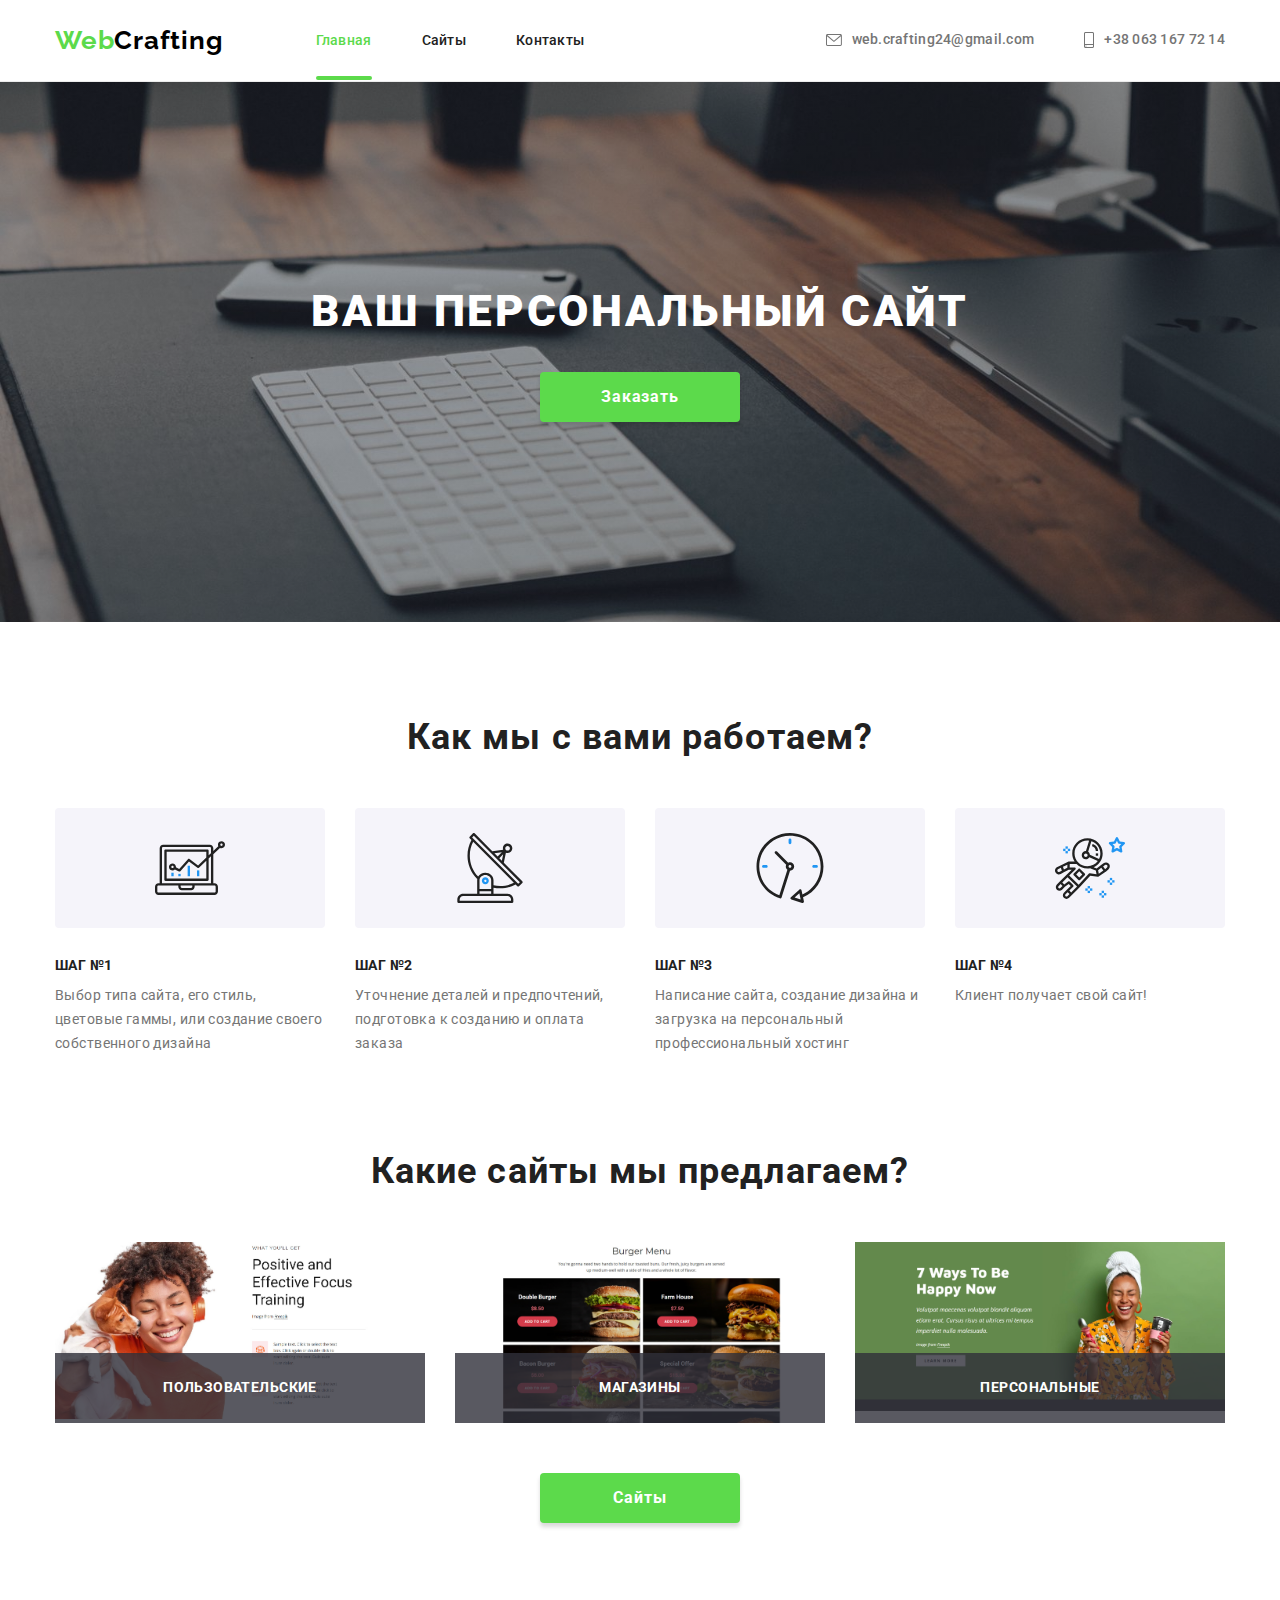
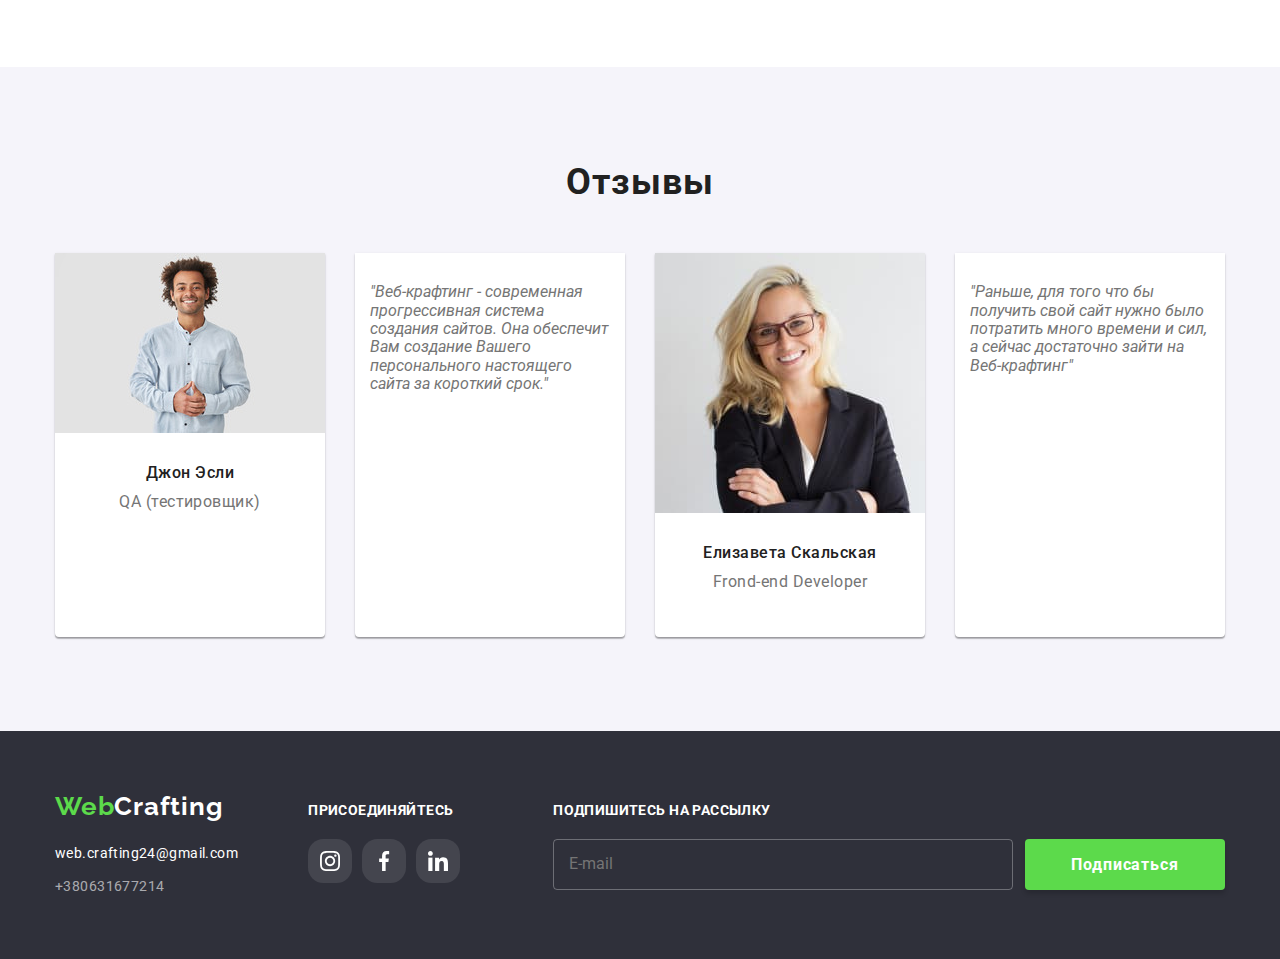
<file: index.html>
<!DOCTYPE html>
<html lang="ru">
<head>
    <meta charset="UTF-8">
    <meta http-equiv="X-UA-Compatible" content="IE=edge">
    <meta name="viewport" content="width=device-width, initial-scale=1.0">
    <title>Главная</title>
    <link rel="preconnect" href="https://fonts.googleapis.com">
    <link rel="preconnect" href="https://fonts.gstatic.com" crossorigin>
    <link href="https://fonts.googleapis.com/css2?family=Raleway:wght@700&family=Roboto:wght@400;500;700;900&display=swap"
        rel="stylesheet">
    <link rel="stylesheet" href="./css/modern-normalize.css">
    <link rel="stylesheet" href="./css/main.min.css">
</head>
<body>
    <header class="header block">
        <div class="container header__container">
            <a href="./index.html" class="logo header__logo">Web<span lang="en" class="logo--dark">Crafting</span>
            </a>
            <nav>
                <ul class="sitenav">
                    <li class="sitenav__item">
                        <a href="#" class="sitenav__link sitenav__link--current">Главная</a>
                    </li>
                    <li class="sitenav__item">
                        <a href="./portfolio.html" class="sitenav__link">Сайты</a>
                    </li>
                    <li class="sitenav__item">
                        <a href="./contacts.html" class="sitenav__link">Контакты</a>
                    </li>
                </ul>
            </nav>
            <ul class="contacts">
                <li class="contacts__item">
                    <a href="mailto:web.crafting24@gmail.com" class="contacts__link">
                        <svg class="contacts__icon" width="16" height="12">
                            <use href="./images/icons.svg#icon-envelope"></use>
                        </svg>
                        web.crafting24@gmail.com
                    </a>
                </li>
                <li class="contacts__item">
                    <a href="tel:+380631677214" class="contacts__link">
                        <svg class="contacts__icon" width="10" height="16">
                            <use href="./images/icons.svg#icon-smartphone"></use>
                        </svg>
                        +38 063 167 72 14
                    </a>
                </li>
            </ul>
            <button type="button" class="open-menu-button">
                <svg class="open-menu-icon" width="40" height="40">
                    <use href="./images/icons.svg#icon-mob-menu"></use>
                </svg>
            </button>
        </div>
        <div class="mobile-menu is-hidden">
            <div class="container mobile-menu__container">
                <div class="mobile-menu__top">
                    <button type="button" class="close-menu-button">
                        <svg class="close-menu-icon" width="40" height="40">
                            <use href="./images/icons.svg#icon-mob-menu-close"></use>
                        </svg>
                    </button>
                    <ul class="mobile-sitenav">
                        <li class="mobile-sitenav__item">
                            <a href="#" class="mobile-sitenav__link mobile-sitenav__link--current">Главная</a>
                        </li>
                        <li class="mobile-sitenav__item">
                            <a href="./portfolio.html" class="mobile-sitenav__link">Сайты</a>
                        </li>
                        <li class="mobile-sitenav__item">
                            <a href="./contacts.html" class="mobile-sitenav__link">Контакты</a>
                        </li>
                    </ul>
                </div>
                <div class="mobile-menu__bottom">
                    <ul class="mobile-contacts">
                        <li class="mobile-contacts__item">
                            <a href="tel:+380631677214" class="mobile-contacts__link">
                                +38 063 167 72 14
                            </a>
                        </li>
                        <li class="mobile-contacts__item">
                            <a href="mailto:web.crafting24@gmail.com" class="mobile-contacts__link">
                                web.crafting24@gmail.com
                            </a>
                        </li>
                    </ul>
                    <ul class="mobile-socials">
                        <li class="mobile-socials__item">
                            <a href="https://www.instagram.com/web_crafting/" class="mobile-socials__link">
                                Instagram
                            </a>
                        </li>
                        <!-- <li class="mobile-socials__item">
                            <a href="" class="mobile-socials__link">
                                Twitter
                            </a>
                        </li> -->
                        <li class="mobile-socials__item">
                            <a href="" class="mobile-socials__link">
                                Facebook
                            </a>
                        </li>
                        <li class="mobile-socials__item">
                            <a href="" class="mobile-socials__link">
                                LinkedIn
                            </a>
                        </li>
                    </ul>
                </div>
            </div>
        </div>
    </header>
    <main>
        <!--Шапка--> 
        <section class="hero block">
            <div class="container">
                <h1 class="hero__title">Ваш персональный сайт</h1>
                <!-- <h2 class="special__text">Мы не создаем шаблонные однотипные сайты, только так как Вы хотите!</h2> -->
                <button type="button" class="button" data-modal-open>Заказать</button>
            </div>
        </section>
        <!-- Особенности -->
        <section class="section block">
            <div class="container">
                <h2 class="section__title visually-hidden">Особенности</h2>
                <h2 class="section__title">Как мы с вами работаем?</h2>
                <ul class="features">
                    <li class="features__item">
                        <div class="features__thumb">
                            <svg class="features__icon" width="70" height="70">
                                <use href="./images/icons.svg#icon-features3"></use>
                            </svg>
                        </div>
                        <h3 class="features__title">Шаг №1</h3>
                        <p class="features__text">Выбор типа сайта, его стиль, цветовые гаммы, или создание своего собственного дизайна </p>
                    </li>
                    <li class="features__item">
                        <div class="features__thumb">
                            <svg class="features__icon" width="70" height="70">
                                <use href="./images/icons.svg#icon-features1"></use>
                            </svg>
                        </div>
                        <h3 class="features__title">Шаг №2</h3>
                        <p class="features__text">Уточнение деталей и предпочтений, подготовка к созданию и оплата заказа</p>
                    </li>
                    <li class="features__item">
                        <div class="features__thumb">
                            <svg class="features__icon" width="70" height="70">
                                <use href="./images/icons.svg#icon-features2"></use>
                            </svg>
                        </div>
                        <h3 class="features__title">Шаг №3</h3>
                        <p class="features__text">Написание сайта, создание дизайна и загрузка на персональный профессиональный хостинг</p>
                    </li>
                    <li class="features__item">
                        <div class="features__thumb">
                            <svg class="features__icon" width="70" height="70">
                                <use href="./images/icons.svg#icon-features4"></use>
                            </svg>
                        </div>
                        <h3 class="features__title">Шаг №4</h3>
                        <p class="features__text">Клиент получает свой сайт!</p>
                    </li>
                </ul>
            </div>
        </section>
        <!-- Чем мы занимаемся -->
        <section class="section section--no-padding-top block">
            <div class="container">
                <h2 class="section__title">Какие сайты мы предлагаем?</h2>
                <ul class="about">
                    <li class="about__item">
                        <img srcset="./images/box1.jpg 1x, ./images/box1@2x.jpg 2x"
                            src="./images/box1.jpg"
                            alt="Разработка вэб приложений. Сотрудник набирает код на клавиатуре, основываясь на блок-схеме, которая расположена на столе возле него. "
                            width="370"
                        >
                        <h3 class="about__title">Пользовательские</h3>
                    </li>
                    <li class="about__item">
                        <img srcset="./images/box2.jpg 1x, ./images/box2@2x.jpg 2x" 
                            src="./images/box2.jpg"
                            alt="Разработка мобильных приложений. Сотрудник производит сравнение макета с приложением на мобильном телефоне."
                            width="370">
                        <h3 class="about__title">Магазины</h3>
                    </li>
                    <li class="about__item">
                        <img srcset="./images/box3.jpg 1x, ./images/box3@2x.jpg 2x"
                            src="./images/box3.jpg"
                            alt="Разработка дизайна. Сострудник с помощью планшета выбирается будующий цвет и оттенок. " 
                            width="370"
                            >
                        <h3 class="about__title">Персональные</h3>
                    </li>
                </ul>
                <a href="./portfolio.html"><button type="button" class="button special-button">Сайты</button></a>
            </div>
        </section>
        <!-- Наша команда -->
        <section class="section section--another-background block">
            <div class="container">
                <h2 class="section__title">Отзывы</h2>
                <ul class="team">
                    <li class="team__item">
                        <picture>
                            <source srcset="./images/card1.jpg 1x, ./images/card1@2x.jpg 2x" media="(min-width:1200px)">
                            <source srcset="./images/card1-tab.jpg 1x, ./images/card1-tab@2x.jpg 2x" media="(min-width:768px)">
                            <source srcset="./images/card1-mob.jpg 1x, ./images/card1-mob@2x.jpg 2x">
                            <img src="./images/card1.jpg" alt="Фото Джона">
                        </picture>
                        <div class="team__content">
                            <h3 class="team__title">Джон Эсли</h3>
                            <p class="team__text">QA (тестировщик)</p>
                            <!-- <ul class="socials">
                                <li class="socials__item">
                                    <a href="" class="socials__link">
                                        <svg class="socials__icon" width="20" height="20">
                                            <use href="./images/icons.svg#icon-instagram"></use>
                                        </svg>
                                    </a>
                                </li>
                                <li class="socials__item">
                                    <a href="" class="socials__link">
                                        <svg class="socials__icon" width="20" height="20">
                                            <use href="./images/icons.svg#icon-twitter"></use>
                                        </svg>
                                    </a>
                                </li>
                                <li class="socials__item">
                                    <a href="" class="socials__link">
                                        <svg class="socials__icon" width="20" height="20">
                                            <use href="./images/icons.svg#icon-facebook"></use>
                                        </svg>
                                    </a>
                                </li>
                                <li class="socials__item">
                                    <a href="" class="socials__link">
                                        <svg class="socials__icon" width="20" height="20">
                                            <use href="./images/icons.svg#icon-linkedin"></use>
                                        </svg>
                                    </a>
                                </li>
                            </ul> -->
                        </div>
                    </li>
                    <li  class="team__item special">
                        <div class="team__content">
                            <p class="about-project-comment">"Веб-крафтинг - современная прогрессивная система создания сайтов. Она обеспечит Вам создание Вашего
                                персонального
                                настоящего сайта за короткий срок."</p>
                        </div>
                    </li>
                    <li class="team__item">
                        <picture>
                            <source srcset="./images/card2.jpg 1x, ./images/card2@2x.jpg 2x" media="(min-width:1200px)">
                            <source srcset="./images/card2-tab.jpg 1x, ./images/card2-tab@2x.jpg 2x" media="(min-width:768px)">
                            <source srcset="./images/card2-mob.jpg 1x, ./images/card2-mob@2x.jpg 2x">
                            <img src="./images/card2.jpg" alt="Фото Лизы">
                        </picture>
                        <div class="team__content">
                            <h3 class="team__title">Елизавета Скальская</h3>
                            <p class="team__text">Frond-end Developer</p>
                            <!-- <ul class="socials">
                                <li class="socials__item">
                                    <a href="" class="socials__link">
                                        <svg class="socials__icon" width="20" height="20">
                                            <use href="./images/icons.svg#icon-instagram"></use>
                                        </svg>
                                    </a>
                                </li>
                                <li class="socials__item">
                                    <a href="" class="socials__link">
                                        <svg class="socials__icon" width="20" height="20">
                                            <use href="./images/icons.svg#icon-twitter"></use>
                                        </svg>
                                    </a>
                                </li>
                                <li class="socials__item">
                                    <a href="" class="socials__link">
                                        <svg class="socials__icon" width="20" height="20">
                                            <use href="./images/icons.svg#icon-facebook"></use>
                                        </svg>
                                    </a>
                                </li>
                                <li class="socials__item">
                                    <a href="" class="socials__link">
                                        <svg class="socials__icon" width="20" height="20">
                                            <use href="./images/icons.svg#icon-linkedin"></use>
                                        </svg>
                                    </a>
                                </li>
                            </ul> -->
                        </div>
                    </li>
                    <li class="team__item special">
                        <div class="team__content">
                            <p class="about-project-comment">"Раньше, для того что бы получить свой сайт нужно было потратить много времени и сил, а сейчас достаточно зайти на Веб-крафтинг"</p>
                        </div>
                    </li>
                </ul>
                
            </div>
        </section>
        <!-- Постоянные клиенты -->
        <!-- <section class="section block">
            <div class="container">
                <h2 class="section__title">Наша команда</h2>
                <ul class="clients">
                    <li class="clients__item">
                        <a href="" class="clients__link">
                            <svg class="clients__icon" width="106" height="60">
                                <use href="./images/icons.svg#icon-client1"></use>
                            </svg>
                        </a>
                    </li>
                    <li class="clients__item">
                        <a href="" class="clients__link">
                            <svg class="clients__icon" width="106" height="60">
                                <use href="./images/icons.svg#icon-client2"></use>
                            </svg>
                        </a>
                    </li>
                    <li class="clients__item">
                        <a href="" class="clients__link">
                            <svg class="clients__icon" width="106" height="60">
                                <use href="./images/icons.svg#icon-client3"></use>
                            </svg>
                        </a>
                    </li>
                    <li class="clients__item">
                        <a href="" class="clients__link">
                            <svg class="clients__icon" width="106" height="60">
                                <use href="./images/icons.svg#icon-client4"></use>
                            </svg>
                        </a>
                    </li>
                    <li class="clients__item">
                        <a href="" class="clients__link">
                            <svg class="clients__icon" width="106" height="60">
                                <use href="./images/icons.svg#icon-client5"></use>
                            </svg>
                        </a>
                    </li>
                    <li class="clients__item">
                        <a href="" class="clients__link">
                            <svg class="clients__icon" width="106" height="60">
                                <use href="./images/icons.svg#icon-client6"></use>
                            </svg>
                        </a>
                    </li>
                </ul>
            </div>
        </section> -->
    </main>
    <footer class="footer block">
        <div class="container footer__container">
            <div class="footer__left-wrap">
                <a href="./index.html" class="logo footer__logo">Web<span lang="en" class="logo--light">Crafting</span></a>
                <address>
                    <ul class="address">
                        <!-- <li class="address__item">
                            <a href="https://goo.gl/maps/Sd4Lendt8BvaJmYn8" target="_blank" class="address__link">г. Киев, пр-т Леси
                                Украинки, 26</a>
                        </li> -->
                        <li class="address__item">
                            <a href="mailto:web.crafting24@gmail.com" class="address__link">web.crafting24@gmail.com</a>
                        </li>
                        <li class="address__item">
                            <a href="tel:+380631677214" class="address__link">+380631677214</a>
                        </li>
                    </ul>
                </address>
            </div>
            <div class="footer__central-wrap">
                <p class="footer__central-text">Присоединяйтесь</p>
                <ul class="socials">
                    <li class="socials__item">
                        <a href="https://www.instagram.com/web_crafting/" class="socials__link socials__link--theme-dark">
                            <svg class="socials__icon" width="20" height="20">
                                <use href="./images/icons.svg#icon-instagram"></use>
                            </svg>
                        </a>
                    </li>
                    <!-- <li class="socials__item">
                        <a href="" class="socials__link socials__link--theme-dark">
                            <svg class="socials__icon" width="20" height="20">
                                <use href="./images/icons.svg#icon-twitter"></use>
                            </svg>
                        </a>
                    </li> -->
                    <li class="socials__item">
                        <a href="" class="socials__link socials__link--theme-dark">
                            <svg class="socials__icon" width="20" height="20">
                                <use href="./images/icons.svg#icon-facebook"></use>
                            </svg>
                        </a>
                    </li>
                    <li class="socials__item">
                        <a href="" class="socials__link socials__link--theme-dark">
                            <svg class="socials__icon" width="20" height="20">
                                <use href="./images/icons.svg#icon-linkedin"></use>
                            </svg>
                        </a>
                    </li>
                </ul>
            </div>
            <div class="footer__right-wrap">
                <p class="footer__right-text">Подпишитесь на рассылку</p>
                <form action="#" class="subscribe">
                    <input type="email" class="subscribe__email" name="subscribe-email" placeholder="E-mail"/>
                    <button type="submit" class="button subscribe__button">Подписаться 
                            <!-- <svg class="subscribe__icon" width="24" height="24">
                                <use href="./images/icons.svg#icon-subscribe"></use>
                            </svg> -->
                    </button>
                </form>
            </div>
        </div>
    </footer>
    <div class="backdrop is-hidden" data-modal>
        <div class="modal">
            <button type="button" class="modal__close" data-modal-close>
                <svg class="modal__close-icon" width="18" height="18">
                    <use href="./images/icons.svg#icon-modal-close"></use>
                </svg>
            </button>
            <form action="#" enctype="text/plain" class="application">
                <p class="application__title">Оставьте свои данные, мы вам перезвоним</p>
                <label class="application__label">
                    Имя
                    <span class="application__input-wrap">
                        <input type="text" name="application-name" class="application__input" />
                        <svg class="application__icon" width="18" height="18">
                            <use href="./images/icons.svg#icon-form-name"></use>
                        </svg>
                    </span>
                </label>
                <label class="application__label">
                    Телефон
                    <span class="application__input-wrap">
                        <input type="tel" name="application-tel" class="application__input" />
                        <svg class="application__icon" width="18" height="18">
                            <use href="./images/icons.svg#icon-form-tel"></use>
                        </svg>
                    </span>
                </label>
                <label class="application__label">
                    Почта
                    <span class="application__input-wrap">
                        <input type="email" name="application-email" class="application__input" />
                        <svg class="application__icon" width="18" height="18">
                            <use href="./images/icons.svg#icon-form-email"></use>
                        </svg>
                    </span>
                </label>
                <label class="application__label application__label--no-margin-bottom">
                    Комментарий
                    <textarea name="application-comment" class="application__comment" placeholder="Введите текст"></textarea>
                </label>
                <label class="policy">
                    <input type="checkbox" class="policy__checkbox" name="policy" value="accept" />
                    <span class="policy__item">
                        <svg class="policy__icon" width="16" height="15">
                            <use href="./images/icons.svg#icon-check"></use>
                        </svg>
                    </span>
                    <span>
                        Соглашаюсь с рассылкой и принимаю
                        <a href="" class="policy__link">Условия договора</a>
                    </span>
                </label>
                <button type="submit" class ="button">Отправить</button>
            </form>
        </div>
    </div>
</body>
<script src="./js/modal.js"></script>
<script src="./js/mobile-menu.js"></script>
<script type="text/javascript" src="https://ajax.googleapis.com/ajax/libs/jquery/1.10.1/jquery.min.js"></script>
</html>
</file>
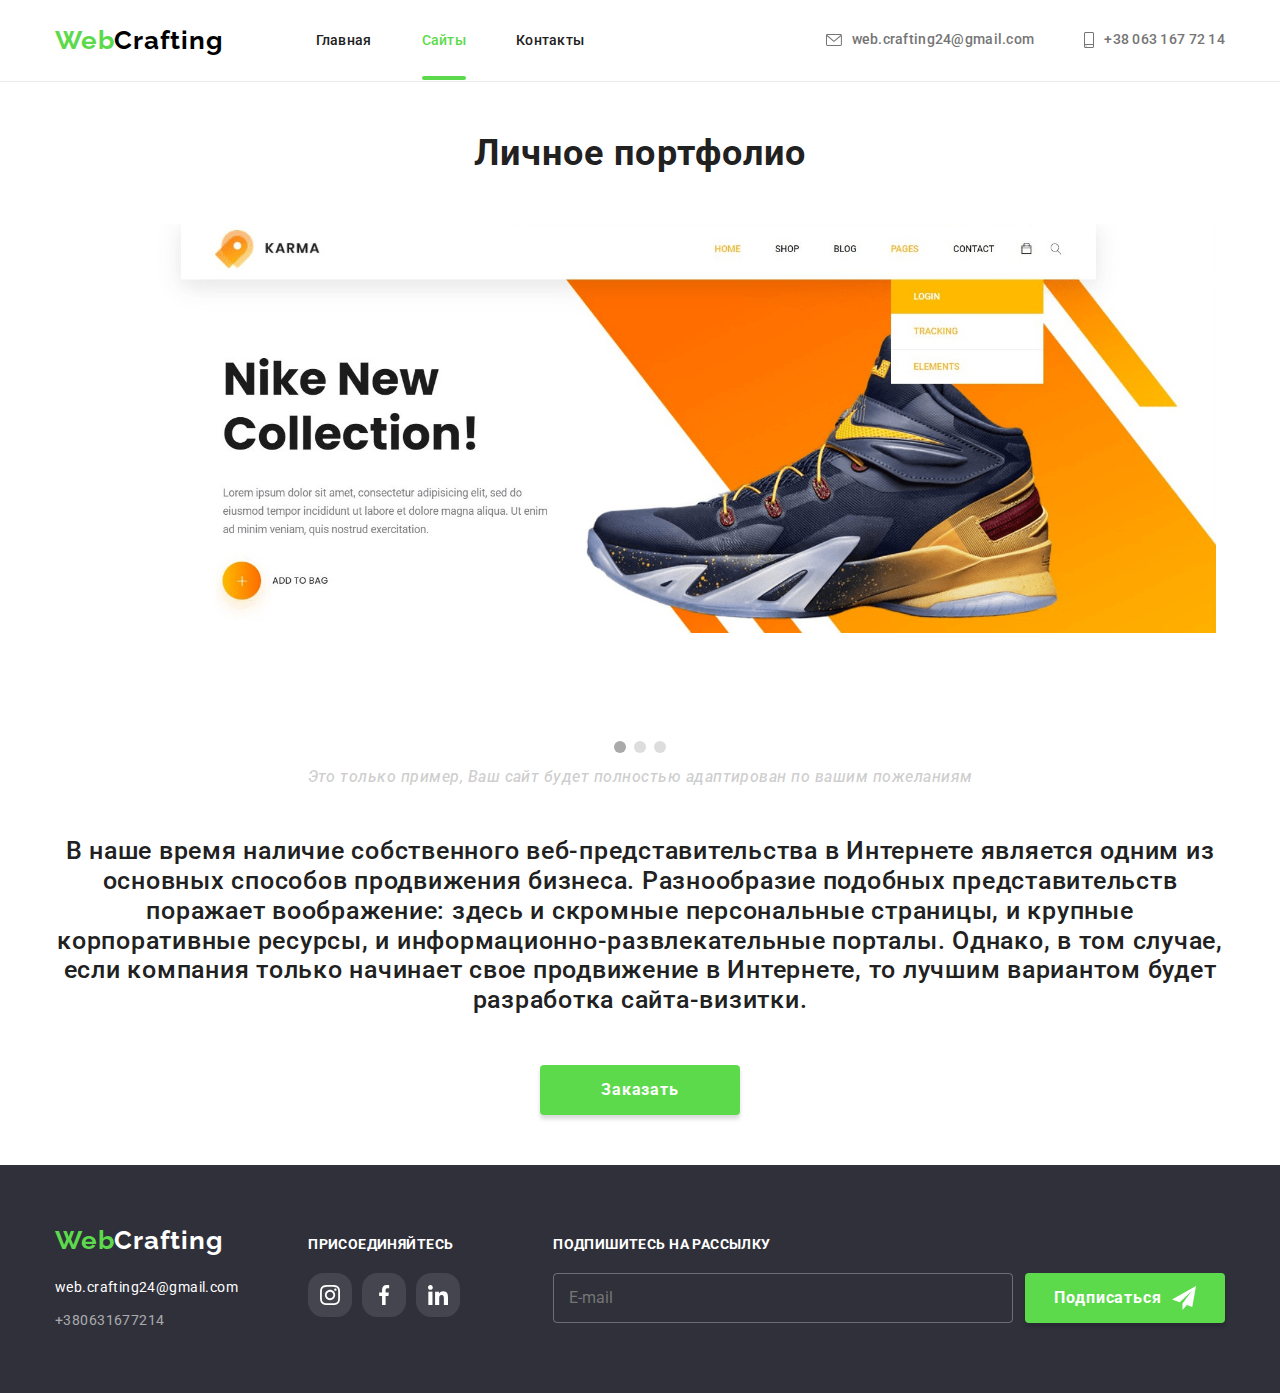
<file: card-1-business.html>
<!DOCTYPE html>
<html lang="en">
<head>
    <meta charset="UTF-8">
    <meta http-equiv="X-UA-Compatible" content="IE=edge">
    <meta name="viewport" content="width=device-width, initial-scale=1.0">
    <title>Business</title>
    <link rel="preconnect" href="https://fonts.googleapis.com">
    <link rel="preconnect" href="https://fonts.gstatic.com" crossorigin>
    <link href="https://fonts.googleapis.com/css2?family=Raleway:wght@700&family=Roboto:wght@400;500;700;900&display=swap"
        rel="stylesheet">
    <link rel="stylesheet" href="./css/modern-normalize.css">
    <link rel="stylesheet" href="./css/main.min.css">
    
    
</head>
<body>
    <header class="header block">
        <div class="container header__container">
            <a href="./index.html" class="logo header__logo">Web<span lang="en" class="logo--dark">Crafting</span>
            </a>
            <nav>
                <ul class="sitenav">
                    <li class="sitenav__item">
                        <a href="./index.html" class="sitenav__link">Главная</a>
                    </li>
                    <li class="sitenav__item">
                        <a href="./portfolio.html" class="sitenav__link sitenav__link--current">Сайты</a>
                    </li>
                    <li class="sitenav__item">
                        <a href="./contacts.html" class="sitenav__link">Контакты</a>
                    </li>
                </ul>
            </nav>
            <ul class="contacts">
                <li class="contacts__item">
                    <a href="mailto:web.crafting24@gmail.com" class="contacts__link">
                        <svg class="contacts__icon" width="16" height="12">
                            <use href="./images/icons.svg#icon-envelope"></use>
                        </svg>
                        web.crafting24@gmail.com
                    </a>
                </li>
                <li class="contacts__item">
                    <a href="tel:+380631677214" class="contacts__link">
                        <svg class="contacts__icon" width="10" height="16">
                            <use href="./images/icons.svg#icon-smartphone"></use>
                        </svg>
                        +38 063 167 72 14
                    </a>
                </li>
            </ul>
            <button type="button" class="open-menu-button">
                <svg class="open-menu-icon" width="40" height="40">
                    <use href="./images/icons.svg#icon-mob-menu"></use>
                </svg>
            </button>
        </div>
        <div class="mobile-menu is-hidden">
            <div class="container mobile-menu__container">
                <div class="mobile-menu__top">
                    <button type="button" class="close-menu-button">
                        <svg class="close-menu-icon" width="40" height="40">
                            <use href="./images/icons.svg#icon-mob-menu-close"></use>
                        </svg>
                    </button>
                    <ul class="mobile-sitenav">
                        <li class="mobile-sitenav__item">
                            <a href="./index.html" class="mobile-sitenav__link">Главная</a>
                        </li>
                        <li class="mobile-sitenav__item">
                            <a href="./portfolio.html" class="mobile-sitenav__link mobile-sitenav__link--current">Сайты</a>
                        </li>
                        <li class="mobile-sitenav__item">
                            <a href="./contacts.html" class="mobile-sitenav__link">Контакты</a>
                        </li>
                    </ul>
                </div>
                <div class="mobile-menu__bottom">
                    <ul class="mobile-contacts">
                        <li class="mobile-contacts__item">
                            <a href="tel:+380631677214" class="mobile-contacts__link">
                                +38 063 167 72 14
                            </a>
                        </li>
                        <li class="mobile-contacts__item">
                            <a href="mailto:web.crafting24@gmail.com" class="mobile-contacts__link">
                                web.crafting24@gmail.com
                            </a>
                        </li>
                    </ul>
                    <ul class="mobile-socials">
                        <li class="mobile-socials__item">
                            <a href="" class="mobile-socials__link">
                                Instagram
                            </a>
                        </li>
                        <!-- <li class="mobile-socials__item">
                                    <a href="" class="mobile-socials__link">
                                        Twitter
                                    </a>
                                </li> -->
                        <li class="mobile-socials__item">
                            <a href="" class="mobile-socials__link">
                                Facebook
                            </a>
                        </li>
                        <li class="mobile-socials__item">
                            <a href="" class="mobile-socials__link">
                                LinkedIn
                            </a>
                        </li>
                    </ul>
                </div>
            </div>
        </div>
    </header>
    <h1 class="section__title special___header"> Личное портфолио</h1>
    <div class="slider">
        <div class="item">
            <img src="./images/slide1.png" alt="Первый слайд">
            <!-- <div class="slideText">Заголовок слайда 1</div> -->
        </div>
    
        <div class="item">
            <img src="./images/slide2.png" alt="Второй слайд">
            <!-- <div class="slideText">Заголовок слайда 2</div> -->
        </div>
    
        <div class="item">
            <img src="./images/slide3.png" alt="Третий слайд">
            <!-- <div class="slideText">Заголовок слайда 3</div> -->
        </div>
    
        <a class="prev" onclick="minusSlide()">&#10094;</a>
        <a class="next" onclick="plusSlide()">&#10095;</a>
    </div>
    
    <div class="slider-dots">
        <span class="slider-dots_item" onclick="currentSlide(1)"></span>
        <span class="slider-dots_item" onclick="currentSlide(2)"></span>
        <span class="slider-dots_item" onclick="currentSlide(3)"></span>
    </div>
    <div class="container">
        <p class="team__title special__title__card">Это только пример, Ваш сайт будет полностью адаптирован по вашим пожеланиям</p>
        <p class="team__title special_title_card">В наше время наличие собственного веб-представительства в Интернете является одним из основных способов продвижения
        бизнеса. Разнообразие подобных представительств поражает воображение: здесь и скромные персональные страницы, и крупные
        корпоративные ресурсы, и информационно-развлекательные порталы. Однако, в том случае, если компания только начинает свое
        продвижение в Интернете, то лучшим вариантом будет разработка сайта-визитки.
        </p>
    </div>
    <a href="https://www.instagram.com/web_crafting/"><button type="button" class="button special-button">Заказать</button></a>
    <footer class="footer block">
        <div class="container footer__container">
            <div class="footer__left-wrap">
                <a href="./index.html" class="logo footer__logo">Web<span lang="en" class="logo--light">Crafting</span></a>
                <address>
                    <ul class="address">
                        <!-- <li class="address__item">
                            <a href="https://goo.gl/maps/Sd4Lendt8BvaJmYn8" target="_blank" class="address__link"></a>
                        </li> -->
                        <li class="address__item">
                            <a href="mailto:web.crafting24@gmail.com" class="address__link">web.crafting24@gmail.com</a>
                        </li>
                        <li class="address__item">
                            <a href="tel:+380631677214" class="address__link">+380631677214</a>
                        </li>
                    </ul>
                </address>
            </div>
            <div class="footer__central-wrap">
                <p class="footer__central-text">Присоединяйтесь</p>
                <ul class="socials">
                    <li class="socials__item">
                        <a href="" class="socials__link socials__link--theme-dark">
                            <svg class="socials__icon" width="20" height="20">
                                <use href="./images/icons.svg#icon-instagram"></use>
                            </svg>
                        </a>
                    </li>
                    <!-- <li class="socials__item">
                        <a href="" class="socials__link socials__link--theme-dark">
                            <svg class="socials__icon" width="20" height="20">
                                <use href="./images/icons.svg#icon-twitter"></use>
                            </svg>
                        </a>
                    </li> -->
                    <li class="socials__item">
                        <a href="" class="socials__link socials__link--theme-dark">
                            <svg class="socials__icon" width="20" height="20">
                                <use href="./images/icons.svg#icon-facebook"></use>
                            </svg>
                        </a>
                    </li>
                    <li class="socials__item">
                        <a href="" class="socials__link socials__link--theme-dark">
                            <svg class="socials__icon" width="20" height="20">
                                <use href="./images/icons.svg#icon-linkedin"></use>
                            </svg>
                        </a>
                    </li>
                </ul>
            </div>
            <div class="footer__right-wrap">
                <p class="footer__right-text">Подпишитесь на рассылку</p>
                <form action="#" class="subscribe">
                    <input type="email" class="subscribe__email" name="subscribe-email" placeholder="E-mail" />
                    <button type="submit" class="button subscribe__button">Подписаться
                        <svg class="subscribe__icon" width="24" height="24">
                            <use href="./images/icons.svg#icon-subscribe"></use>
                        </svg>
                    </button>
                </form>
            </div>
        </div>
    </footer>
    <script src="./js/slider.js"></script>
</body>
</html>
</file>
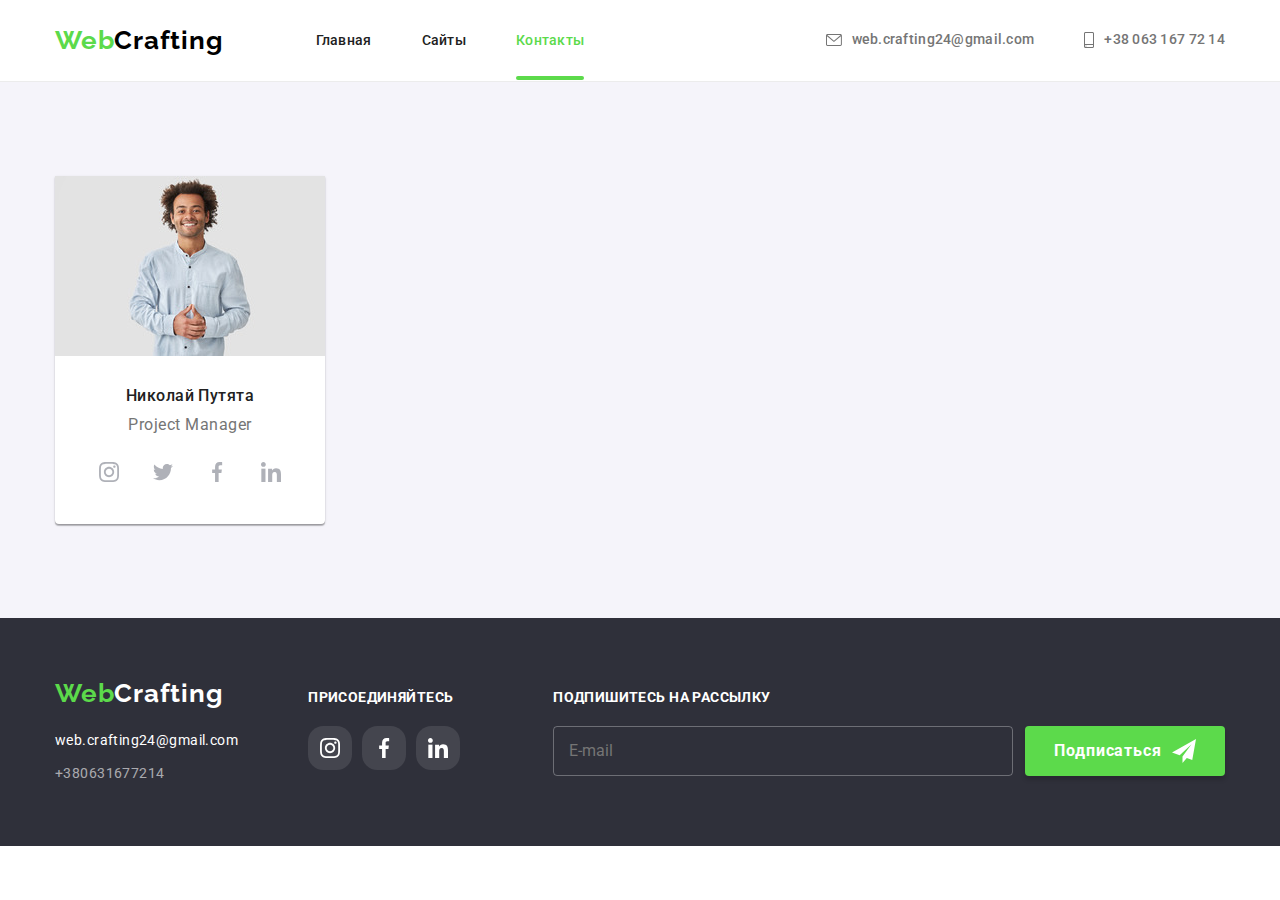
<file: contacts.html>
<!DOCTYPE html>
<html lang="ru">
<head>
    <meta charset="UTF-8">
    <meta http-equiv="X-UA-Compatible" content="IE=edge">
    <meta name="viewport" content="width=device-width, initial-scale=1.0">
    <title>Контакты</title>
    <link rel="preconnect" href="https://fonts.googleapis.com">
    <link rel="preconnect" href="https://fonts.gstatic.com" crossorigin>
    <link href="https://fonts.googleapis.com/css2?family=Raleway:wght@700&family=Roboto:wght@400;500;700;900&display=swap"
        rel="stylesheet">
    <link rel="stylesheet" href="./css/modern-normalize.css">
    <link rel="stylesheet" href="./css/main.min.css">
</head>
<body>
    <header class="header block">
        <div class="container header__container">
            <a href="./index.html" class="logo header__logo">Web<span lang="en" class="logo--dark">Crafting</span>
            </a>
            <nav>
                <ul class="sitenav">
                    <li class="sitenav__item">
                        <a href="./index.html" class="sitenav__link">Главная</a>
                    </li>
                    <li class="sitenav__item">
                        <a href="./portfolio.html" class="sitenav__link">Сайты</a>
                    </li>
                    <li class="sitenav__item">
                        <a href="#" class="sitenav__link sitenav__link--current">Контакты</a>
                    </li>
                </ul>
            </nav>
            <ul class="contacts">
                <li class="contacts__item">
                    <a href="mailto:web.crafting24@gmail.com" class="contacts__link">
                        <svg class="contacts__icon" width="16" height="12">
                            <use href="./images/icons.svg#icon-envelope"></use>
                        </svg>
                        web.crafting24@gmail.com
                    </a>
                </li>
                <li class="contacts__item">
                    <a href="tel:+380631677214" class="contacts__link">
                        <svg class="contacts__icon" width="10" height="16">
                            <use href="./images/icons.svg#icon-smartphone"></use>
                        </svg>
                        +38 063 167 72 14
                    </a>
                </li>
            </ul>
            <button type="button" class="open-menu-button">
                <svg class="open-menu-icon" width="40" height="40">
                    <use href="./images/icons.svg#icon-mob-menu"></use>
                </svg>
            </button>
        </div>
        <div class="mobile-menu is-hidden">
            <div class="container mobile-menu__container">
                <div class="mobile-menu__top">
                    <button type="button" class="close-menu-button">
                        <svg class="close-menu-icon" width="40" height="40">
                            <use href="./images/icons.svg#icon-mob-menu-close"></use>
                        </svg>
                    </button>
                    <ul class="mobile-sitenav">
                        <li class="mobile-sitenav__item">
                            <a href="./index.html" class="mobile-sitenav__link mobile-sitenav__link">Главная</a>
                        </li>
                        <li class="mobile-sitenav__item">
                            <a href="./portfolio.html" class="mobile-sitenav__link">Сайты</a>
                        </li>
                        <li class="mobile-sitenav__item">
                            <a href="#" class="mobile-sitenav__link --current">Контакты</a>
                        </li>
                    </ul>
                </div>
                <div class="mobile-menu__bottom">
                    <ul class="mobile-contacts">
                        <li class="mobile-contacts__item">
                            <a href="tel:+380631677214" class="mobile-contacts__link">
                                +38 063 167 72 14
                            </a>
                        </li>
                        <li class="mobile-contacts__item">
                            <a href="mailto:web.crafting24@gmail.com" class="mobile-contacts__link">
                                web.crafting24@gmail.com
                            </a>
                        </li>
                    </ul>
                    <ul class="mobile-socials">
                        <li class="mobile-socials__item">
                            <a href="" class="mobile-socials__link">
                                Instagram
                            </a>
                        </li>
                        <!-- <li class="mobile-socials__item">
                            <a href="" class="mobile-socials__link">
                                Twitter
                            </a>
                        </li> -->
                        <li class="mobile-socials__item">
                            <a href="" class="mobile-socials__link">
                                Facebook
                            </a>
                        </li>
                        <li class="mobile-socials__item">
                            <a href="" class="mobile-socials__link">
                                LinkedIn
                            </a>
                        </li>
                    </ul>
                </div>
            </div>
        </div>
    </header>
    <section class="section section--another-background block">
        <div class="container">
            <!-- <h2 class="section__title">Связь с нами</h2> -->
            <ul class="team">
                <li class="team__item">
                    <picture>
                        <source srcset="./images/card1.jpg 1x, ./images/card1@2x.jpg 2x" media="(min-width:1200px)">
                        <source srcset="./images/card1-tab.jpg 1x, ./images/card1-tab@2x.jpg 2x" media="(min-width:768px)">
                        <source srcset="./images/card1-mob.jpg 1x, ./images/card1-mob@2x.jpg 2x">
                        <img src="./images/card1.jpg" alt="Фото Джона">
                    </picture>
                    <div class="team__content">
                        <h3 class="team__title">Николай Путята</h3>
                        <p class="team__text">Project Manager</p>
                        <ul class="socials">
                            <li class="socials__item">
                                <a href="" class="socials__link">
                                    <svg class="socials__icon" width="20" height="20">
                                        <use href="./images/icons.svg#icon-instagram"></use>
                                    </svg>
                                </a>
                                </li>
                            <li class="socials__item">
                                <a href="" class="socials__link">
                                    <svg class="socials__icon" width="20" height="20">
                                        <use href="./images/icons.svg#icon-twitter"></use>
                                    </svg>
                                </a>
                            </li>
                            <li class="socials__item">
                                <a href="" class="socials__link">
                                    <svg class="socials__icon" width="20" height="20">
                                        <use href="./images/icons.svg#icon-facebook"></use>
                                    </svg>
                                </a>
                            </li>
                            <li class="socials__item">
                                <a href="" class="socials__link">
                                    <svg class="socials__icon" width="20" height="20">
                                        <use href="./images/icons.svg#icon-linkedin"></use>
                                    </svg>
                                </a>
                            </li>
                      </ul>
                    </div>
                </li>
                
            
        </div>
    </section>
    <footer class="footer block">
        <div class="container footer__container">
            <div class="footer__left-wrap">
                <a href="./index.html" class="logo footer__logo">Web<span lang="en" class="logo--light">Crafting</span></a>
                <address>
                    <ul class="address">
                        <!-- <li class="address__item">
                            <a href="https://goo.gl/maps/Sd4Lendt8BvaJmYn8" target="_blank" class="address__link"></a>
                        </li> -->
                        <li class="address__item">
                            <a href="mailto:web.crafting24@gmail.com" class="address__link">web.crafting24@gmail.com</a>
                        </li>
                        <li class="address__item">
                            <a href="tel:+380631677214" class="address__link">+380631677214</a>
                        </li>
                    </ul>
                </address>
            </div>
            <div class="footer__central-wrap">
                <p class="footer__central-text">Присоединяйтесь</p>
                <ul class="socials">
                    <li class="socials__item">
                        <a href="" class="socials__link socials__link--theme-dark">
                            <svg class="socials__icon" width="20" height="20">
                                <use href="./images/icons.svg#icon-instagram"></use>
                            </svg>
                        </a>
                    </li>
                    <!-- <li class="socials__item">
                        <a href="" class="socials__link socials__link--theme-dark">
                            <svg class="socials__icon" width="20" height="20">
                                <use href="./images/icons.svg#icon-twitter"></use>
                            </svg>
                        </a>
                    </li> -->
                    <li class="socials__item">
                        <a href="" class="socials__link socials__link--theme-dark">
                            <svg class="socials__icon" width="20" height="20">
                                <use href="./images/icons.svg#icon-facebook"></use>
                            </svg>
                        </a>
                    </li>
                    <li class="socials__item">
                        <a href="" class="socials__link socials__link--theme-dark">
                            <svg class="socials__icon" width="20" height="20">
                                <use href="./images/icons.svg#icon-linkedin"></use>
                            </svg>
                        </a>
                    </li>
                </ul>
            </div>
            <div class="footer__right-wrap">
                <p class="footer__right-text">Подпишитесь на рассылку</p>
                <form action="#" class="subscribe">
                    <input type="email" class="subscribe__email" name="subscribe-email" placeholder="E-mail" />
                    <button type="submit" class="button subscribe__button">Подписаться
                        <svg class="subscribe__icon" width="24" height="24">
                            <use href="./images/icons.svg#icon-subscribe"></use>
                        </svg>
                    </button>
                </form>
            </div>
        </div>
    </footer>
    
</body>
<script src="./js/modal.js"></script>
<script src="./js/mobile-menu.js"></script>
<script type="text/javascript" src="https://ajax.googleapis.com/ajax/libs/jquery/1.10.1/jquery.min.js"></script>
</html>
</file>
<file: css/main.min.css>
.visually-hidden {
	position: absolute;
	white-space: nowrap;
	width: 1px;
	height: 1px;
	overflow: hidden;
	border: 0;
	padding: 0;
	clip: rect(0 0 0 0);
	clip-path: inset(50%);
	margin: -1px;
}
.section__title {
	font-size: 28px;
	line-height: 1.17;
	letter-spacing: 0.03em;
	text-align: center;
}
.features__title,
.about__title,
.footer__right-text,
.footer__central-text {
	font-size: 14px;
	line-height: 1.14;
	letter-spacing: 0.03em;
	text-transform: uppercase;
}
.logo {
	font-family: "Raleway", sans-serif;
	font-weight: 700;
	font-size: 24px;
	line-height: 1.19;
	letter-spacing: 0.03em;
}
.hero__title {
	font-weight: 900;
	font-size: 26px;
	line-height: 1.62;
	letter-spacing: 0.06em;
	text-transform: uppercase;
	text-align: center;
}
.sitenav__link,
.contacts__link {
	font-weight: 500;
	font-size: 14px;
	line-height: 1.14;
	letter-spacing: 0.02em;
}
.team__title,
.team__text {
	font-size: 16px;
	line-height: 1.19;
	letter-spacing: 0.03em;
	text-align: center;
}
h1,
h2,
h3,
h4,
h5,
h6,
p,
ul {
	margin-top: 0;
	margin-bottom: 0;
}
a {
	text-decoration: none;
}
ul {
	padding: 0;
	list-style-type: none;
}
button {
	padding: 0;
}
section,
header,
footer {
	display: none;
}
.block {
	display: block;
}
body {
	font-family: "Roboto", sans-serif;
	color: #757575;
}
img {
	display: block;
	max-width: 100%;
	height: auto;
}
.container {
	margin: 0 auto;
	padding: 0 15px;
}
@media screen and (min-width: 480px) {
	.container {
		width: 480px;
	}
}
@media screen and (min-width: 768px) {
	.container {
		width: 768px;
	}
}
@media screen and (min-width: 1200px) {
	.container {
		width: 1200px;
	}
}
.logo {
	color: #5cda4b;
}
.logo--dark {
	color: #000000;
}
.logo--light {
	color: #fff;
}
@media screen and (min-width: 1200px) {
	.logo {
		font-size: 26px;
	}
}
.section {
	padding-top: 60px;
	padding-bottom: 60px;
}
@media screen and (min-width: 1200px) {
	.section {
		padding-top: 94px;
		padding-bottom: 94px;
	}
}
.section__title {
	margin-bottom: 30px;
	color: #212121;
}
@media screen and (min-width: 1200px) {
	.section__title {
		margin-bottom: 50px;
		font-size: 36px;
	}
}
.section--no-padding-top {
	padding-top: 0;
}
@media screen and (max-width: 1199px) {
	.section--no-padding-top {
		display: none;
	}
}
.section--another-background {
	background-color: #f5f4fa;
}
.button {
	display: block;
	margin: 0 auto;
	min-width: 200px;
	min-height: 50px;
	font-weight: 700;
	font-size: 16px;
	line-height: 1.87;
	letter-spacing: 0.06em;
	color: #fff;
	background-color: #5cda4b;
	box-shadow: 0px 4px 4px rgba(0, 0, 0, 0.15);
	border-radius: 4px;
	border-color: transparent;
	cursor: pointer;
}
.button:hover,
button:focus {
	background-color: #58b64b;
}
.socials {
	display: flex;
	justify-content: center;
}
.socials__item {
	min-height: 44px;
	min-width: 44px;
}
.socials__item:not(:last-child) {
	margin-right: 10px;
}
.socials__link {
	display: flex;
	justify-content: center;
	align-items: center;
	width: 100%;
	height: 100%;
	background-color: transparent;
	border-radius: 35%;
	fill: #afb1b8;
	transition: background-color 250ms cubic-bezier(0.4, 0, 0.2, 1);
}
.socials__link:hover,
.socials__link:focus {
	background-color: #5cda4b;
	fill: #ffffff;
}
.socials__link--theme-dark {
	background-color: rgba(255, 255, 255, 0.1);
	fill: #ffffff;
}
.backdrop {
	width: 100vw;
	height: 100vh;
	background-color: rgba(0, 0, 0, 0.2);
	position: fixed;
	top: 0;
	left: 0;
	transition: opacity 250ms cubic-bezier(0.4, 0, 0.2, 1), visibility 250ms cubic-bezier(0.4, 0, 0.2, 1);
}
.backdrop.is-hidden {
	opacity: 0;
	visibility: hidden;
	pointer-events: none;
}
.modal {
	padding: 40px;
	position: absolute;
	top: 50%;
	left: 50%;
	background-color: #fff;
	box-shadow: 0px 1px 3px rgba(0, 0, 0, 0.12), 0px 1px 1px rgba(0, 0, 0, 0.14), 0px 2px 1px rgba(0, 0, 0, 0.2);
	border-radius: 4px;
	transform: translate(-50%, -50%) scale(1);
	transition: transform 250ms cubic-bezier(0.4, 0, 0.2, 1);
}
.backdrop.is-hidden .modal {
	transform: translate(-50%, -50%) scale(1.15);
}
@media screen and (min-width: 480px) {
	.modal {
		min-width: 450px;
	}
}
@media screen and (min-width: 1200px) {
	.modal {
		min-width: 528px;
	}
}
.modal__close {
	display: flex;
	align-items: center;
	justify-content: center;
	width: 30px;
	height: 30px;
	position: absolute;
	top: 8px;
	right: 8px;
	color: #000000;
	background-color: transparent;
	border-radius: 50%;
	border-color: rgba(0, 0, 0, 0.1);
	cursor: pointer;
	transition: color 250ms cubic-bezier(0.4, 0, 0.2, 1);
}
.modal__close:hover,
.modal__close:focus {
	color: #5cda4b;
}
.modal__close-icon {
	fill: currentColor;
}
.application__title {
	margin-bottom: 12px;
	font-weight: 700;
	font-size: 20px;
	line-height: 1.5;
	text-align: center;
	letter-spacing: 0.03em;
	color: #212121;
}
@media screen and (min-width: 1200px) {
	.application__title {
		line-height: 1.15;
	}
}
.application__label {
	display: flex;
	flex-direction: column;
	margin-bottom: 10px;
	font-size: 12px;
	line-height: 1.17;
	letter-spacing: 0.01em;
	color: #757575;
}
.application__label--no-margin-bottom {
	margin-bottom: 0;
}
.application__input-wrap {
	margin-top: 4px;
	position: relative;
	color: #212121;
}
.application__input {
	width: 100%;
	min-height: 40px;
	padding-left: 42px;
	border: 1px solid rgba(33, 33, 33, 0.2);
	border-radius: 4px;
	cursor: pointer;
	transition: border-color 250ms cubic-bezier(0.4, 0, 0.2, 1);
}
.application__input:focus {
	border-color: #5cda4b;
}
.application__icon {
	position: absolute;
	left: 12px;
	top: 50%;
	transform: translateY(-50%);
	fill: currentColor;
	transition: fill 250ms cubic-bezier(0.4, 0, 0.2, 1);
}
.application__input:focus + .application__icon {
	fill: #5cda4b;
}
.application__comment {
	margin-top: 4px;
	padding: 12px 16px;
	min-height: 120px;
	border: 1px solid rgba(33, 33, 33, 0.2);
	border-radius: 4px;
	resize: none;
	cursor: pointer;
	transition: border-color 250ms cubic-bezier(0.4, 0, 0.2, 1);
}
.application__comment::placeholder {
	font-size: 14px;
	line-height: 1.14;
	color: rgba(117, 117, 117, 0.5);
	transition: color 250ms cubic-bezier(0.4, 0, 0.2, 1);
}
.application__comment:focus {
	border-color: #5cda4b;
}
.application__comment:focus::placeholder {
	color: #5cda4b;
}
.policy {
	display: flex;
	justify-content: center;
	align-items: center;
	margin-top: 20px;
	margin-bottom: 30px;
	font-size: 12px;
	line-height: 1.17;
	letter-spacing: 0.03em;
	color: #757575;
	cursor: pointer;
}
@media screen and (min-width: 1200px) {
	.policy {
		font-size: 14px;
		line-height: 1.71;
	}
}
.policy__checkbox {
	appearance: none;
}
.policy__item {
	display: flex;
	justify-content: center;
	align-items: center;
	width: 16px;
	height: 15px;
	margin-right: 8px;
	border: 2px solid #000000;
	border-radius: 3px;
	transition: background-color 250ms cubic-bezier(0.4, 0, 0.2, 1), border 250ms cubic-bezier(0.4, 0, 0.2, 1);
}
.policy__checkbox:focus + .policy__item {
	border: 2px solid #5cda4b;
	outline: 1px solid #000000;
}
.policy__checkbox:checked + .policy__item {
	background-color: #5cda4b;
	border: 2px solid transparent;
}
.policy__icon {
	fill: #fff;
}
.policy__link {
	color: #5cda4b;
	text-decoration: underline;
}
.header {
	border-bottom: 1px solid #ececec;
}
.header__container {
	display: flex;
	align-items: center;
	padding-top: 16px;
	padding-bottom: 16px;
}
@media screen and (max-width: 767px) {
	.header__container {
		justify-content: space-between;
	}
}
@media screen and (min-width: 768px) {
	.header__container {
		padding-top: 21px;
		padding-bottom: 21px;
	}
}
@media screen and (min-width: 1200px) {
	.header__container {
		padding-top: 25px;
		padding-bottom: 25px;
	}
}
@media screen and (min-width: 768px) {
	.header__logo {
		margin-right: 88px;
	}
}
@media screen and (min-width: 1200px) {
	.header__logo {
		margin-right: 93px;
	}
}
.mobile-menu {
	width: 100vw;
	height: 100vh;
	position: fixed;
	top: 0;
	left: 0;
	z-index: 1;
	background-color: #ffffff;
	transition: opacity 250ms cubic-bezier(0.4, 0, 0.2, 1), visibility 250ms cubic-bezier(0.4, 0, 0.2, 1);
}
.mobile-menu__container {
	padding-top: 48px;
	padding-bottom: 48px;
	padding-left: 40px;
	height: 100%;
	position: relative;
	display: flex;
	flex-direction: column;
	justify-content: space-between;
}
.mobile-menu.is-hidden {
	opacity: 0;
	visibility: hidden;
	pointer-events: none;
}
@media screen and (min-width: 768px) {
	.mobile-menu {
		display: none;
	}
}
.open-menu-button {
	border: none;
	background-color: inherit;
	color: #000000;
	transition: color 250ms cubic-bezier(0.4, 0, 0.2, 1);
}
.open-menu-button:hover,
.open-menu-button:focus {
	color: #5cda4b;
}
@media screen and (min-width: 768px) {
	.open-menu-button {
		display: none;
	}
}
.open-menu-icon {
	fill: currentColor;
}
.close-menu-button {
	position: absolute;
	top: 10px;
	right: 15px;
	border: none;
	background-color: inherit;
	color: #000000;
	transition: color 250ms cubic-bezier(0.4, 0, 0.2, 1);
}
.close-menu-button:hover,
.close-menu-button:focus {
	color: #5cda4b;
}
.close-menu-icon {
	fill: currentColor;
}
.mobile-contacts {
	margin-bottom: 64px;
}
.mobile-sitenav__item:not(:last-child),
.mobile-contacts__item:not(:last-child) {
	margin-bottom: 32px;
}
.mobile-sitenav__link {
	font-weight: 500;
	font-size: 40px;
	line-height: 1.18;
	letter-spacing: 0.02em;
	color: #212121;
	transition: color 250ms cubic-bezier(0.4, 0, 0.2, 1);
}
.mobile-sitenav__link--current {
	color: #5cda4b;
}
.mobile-sitenav__link:hover,
.mobile-sitenav__link:focus {
	color: #5cda4b;
}
.mobile-contacts__item {
	font-weight: 500;
	font-size: 30px;
	line-height: 1.18;
	letter-spacing: 0.02em;
}
@media screen and (min-width: 480px) {
	.mobile-contacts__item {
		font-size: 34px;
	}
}
.mobile-contacts__item + .mobile-contacts__item {
	font-size: 24px;
	line-height: 1.17;
}
.mobile-contacts__link {
	color: #757575;
	transition: color 250ms cubic-bezier(0.4, 0, 0.2, 1);
}
.mobile-contacts__link:hover,
.mobile-contacts__link:focus {
	color: #5cda4b;
}
.mobile-socials {
	display: flex;
	flex-wrap: wrap;
}
.mobile-socials__item:not(:first-child) {
	padding-left: 10px;
	border-left-style: solid;
	border-left-width: 1px;
	border-left-color: rgba(33, 33, 33, 0.2);
}
.mobile-socials__item:not(:last-child) {
	padding-right: 10px;
}
.mobile-socials__link {
	font-weight: 500;
	font-size: 18px;
	line-height: 1.22;
	letter-spacing: 0.02em;
	color: #5cda4b;
}
.sitenav {
	display: none;
}
@media screen and (min-width: 768px) {
	.sitenav {
		display: flex;
	}
}
.sitenav__item:not(:last-child) {
	margin-right: 50px;
}
.sitenav__link {
	position: relative;
	color: #212121;
	transition: color 250ms cubic-bezier(0.4, 0, 0.2, 1);
}
.sitenav__link:hover,
.sitenav__link:focus {
	color: #5cda4b;
}
.sitenav__link--current {
	color: #5cda4b;
}
.sitenav__link--current::after {
	content: "";
	width: 100%;
	height: 4px;
	display: block;
	position: absolute;
	left: 0;
	bottom: -32px;
	background-color: #5cda4b;
	border-radius: 2px;
}
.contacts {
	display: none;
}
@media screen and (min-width: 768px) {
	.contacts {
		display: flex;
		flex-direction: column;
		margin-left: auto;
	}
}
@media screen and (min-width: 1200px) {
	.contacts {
		flex-direction: row;
	}
}
@media screen and (max-width: 1199px) {
	.contacts__item:not(:last-child) {
		margin-bottom: 10px;
	}
}
@media screen and (min-width: 1200px) {
	.contacts__item:not(:last-child) {
		margin-right: 50px;
	}
}
.contacts__link {
	display: flex;
	align-items: center;
	color: inherit;
	transition: color 250ms cubic-bezier(0.4, 0, 0.2, 1);
}
.contacts__link:hover,
.contacts__link:focus {
	color: #5cda4b;
}
.contacts__icon {
	fill: currentColor;
	margin-right: 10px;
}
.hero {
	max-width: 1600px;
	margin: 0 auto;
	padding-top: 118px;
	padding-bottom: 118px;
	background-color: #2f303a;
	background-image: linear-gradient(rgba(47, 48, 58, 0.4), rgba(47, 48, 58, 0.4)), url(../images/hero-bg-mob.jpg);
	background-position: center;
	background-repeat: no-repeat;
	background-size: cover;
}
@media (min-device-pixel-ratio: 2),
	(-webkit-min-device-pixel-ratio: 2),
	(min-resolution: 192dpi),
	(min-resolution: 2dppx) {
	.hero {
		background-image: linear-gradient(rgba(47, 48, 58, 0.4), rgba(47, 48, 58, 0.4)), url(../images/hero-bg-mob@2x.jpg);
	}
}
@media screen and (min-width: 768px) {
	.hero {
		background-image: linear-gradient(rgba(47, 48, 58, 0.4), rgba(47, 48, 58, 0.4)), url(../images/hero-bg-tab.jpg);
	}
}
@media screen and (min-width: 768px) and (min-device-pixel-ratio: 2),
	screen and (min-width: 768px) and (-webkit-min-device-pixel-ratio: 2),
	screen and (min-width: 768px) and (min-resolution: 192dpi),
	screen and (min-width: 768px) and (min-resolution: 2dppx) {
	.hero {
		background-image: linear-gradient(rgba(47, 48, 58, 0.4), rgba(47, 48, 58, 0.4)), url(../images/hero-bg-tab@2x.jpg);
	}
}
@media screen and (min-width: 1200px) {
	.hero {
		padding-top: 200px;
		padding-bottom: 200px;
		background-image: linear-gradient(rgba(47, 48, 58, 0.4), rgba(47, 48, 58, 0.4)), url(../images/hero-bg.jpg);
	}
}
@media screen and (min-width: 1200px) and (min-device-pixel-ratio: 2),
	screen and (min-width: 1200px) and (-webkit-min-device-pixel-ratio: 2),
	screen and (min-width: 1200px) and (min-resolution: 192dpi),
	screen and (min-width: 1200px) and (min-resolution: 2dppx) {
	.hero {
		background-image: linear-gradient(rgba(47, 48, 58, 0.4), rgba(47, 48, 58, 0.4)), url(../images/hero-bg@2x.jpg);
	}
}
.hero__title {
	margin-bottom: 30px;
	color: #fff;
}
@media screen and (min-width: 1200px) {
	.hero__title {
		font-size: 44px;
		line-height: 1.36;
	}
}
@media screen and (min-width: 768px) {
	.features {
		display: flex;
		flex-wrap: wrap;
		margin: -15px;
	}
}
@media screen and (max-width: 767px) {
	.features__item:not(:last-child) {
		margin-bottom: 30px;
	}
}
@media screen and (min-width: 768px) {
	.features__item {
		margin: 15px;
		flex-basis: calc((100% - 4 * 15px) / 2);
	}
}
@media screen and (min-width: 1200px) {
	.features__item {
		flex-basis: calc((100% - 8 * 15px) / 4);
	}
}
.features__thumb {
	display: flex;
	justify-content: center;
	align-items: center;
	width: 100%;
	min-height: 120px;
	margin-bottom: 30px;
	background-color: #f5f4fa;
	border-radius: 4px;
}
.features__title {
	margin-bottom: 10px;
	color: #212121;
}
@media screen and (max-width: 767px) {
	.features__title {
		text-align: center;
	}
}
.features__text {
	font-size: 14px;
	line-height: 1.71;
	letter-spacing: 0.03em;
}
.about {
	display: flex;
}
.about__item {
	position: relative;
}
.about__item:not(:last-child) {
	margin-right: 30px;
}
.about__title {
	display: flex;
	justify-content: center;
	align-items: center;
	width: 100%;
	min-height: 70px;
	position: absolute;
	bottom: 0;
	left: 0;
	color: #fff;
	background-color: rgba(47, 48, 58, 0.8);
}
@media screen and (min-width: 768px) {
	.team {
		display: flex;
		flex-wrap: wrap;
		margin: -15px;
	}
}
.team__item {
	background: #fff;
	box-shadow: 0px 1px 3px rgba(0, 0, 0, 0.12), 0px 1px 1px rgba(0, 0, 0, 0.14), 0px 2px 1px rgba(0, 0, 0, 0.2);
	border-radius: 0px 0px 4px 4px;
}
@media screen and (max-width: 767px) {
	.team__item:not(:last-child) {
		margin-bottom: 30px;
	}
}
@media screen and (min-width: 768px) {
	.team__item {
		margin: 15px;
		flex-basis: calc((100% - 4 * 15px) / 2);
	}
}
@media screen and (min-width: 1200px) {
	.team__item {
		flex-basis: calc((100% - 8 * 15px) / 4);
	}
}

@media screen and (max-width: 767px) {
	.team__item:not(:last-child) {
		margin-bottom: 30px;
	}
}
@media screen and (min-width: 768px) {
	.team__item {
		margin: 15px;
		flex-basis: calc((100% - 4 * 15px) / 2);
	}
}
@media screen and (min-width: 1200px) {
	.team__item {
		flex-basis: calc((100% - 8 * 15px) / 4);
	}
}
.team__content {
	padding-top: 30px;
	padding-bottom: 24px;
}
@media screen and (min-width: 1200px) {
	.team__content {
		padding-bottom: 30px;
	}
}
.team__title {
	margin-bottom: 10px;
	font-weight: 500;
	color: #212121;
}
.team__text {
	margin-bottom: 16px;
}
.clients {
	display: flex;
	flex-wrap: wrap;
	margin: -15px;
}
.clients__item {
	min-height: 92px;
	margin: 15px;
	flex-basis: calc((100% - 4 * 15px) / 2);
}
@media screen and (min-width: 768px) {
	.clients__item {
		flex-basis: calc((100% - 6 * 15px) / 3);
	}
}
@media screen and (min-width: 1200px) {
	.clients__item {
		flex-basis: calc((100% - 12 * 15px) / 6);
	}
}
.clients__link {
	display: flex;
	justify-content: center;
	align-items: center;
	width: 100%;
	height: 100%;
	fill: #afb1b8;
	border: 1px solid #afb1b8;
	border-radius: 4px;
	transition: border-color 250ms cubic-bezier(0.4, 0, 0.2, 1), fill 250ms cubic-bezier(0.4, 0, 0.2, 1);
}
.clients__link:hover,
.clients__link:focus {
	border-color: #5cda4b;
	fill: #5cda4b;
}
.footer {
	padding-top: 60px;
	padding-bottom: 60px;
	background-color: #2f303a;
}
@media screen and (max-width: 1199px) {
	.footer__container {
		text-align: center;
	}
}
@media screen and (min-width: 768px) {
	.footer__container {
		display: flex;
		align-items: baseline;
	}
}
@media screen and (max-width: 1199px) {
	.footer__container {
		flex-wrap: wrap;
		justify-content: space-around;
	}
}
.footer__logo {
	display: block;
	margin-bottom: 20px;
}
@media screen and (max-width: 1199px) {
	.footer__left-wrap {
		margin-bottom: 60px;
	}
}
@media screen and (min-width: 1200px) {
	.footer__left-wrap {
		margin-right: 70px;
	}
}
@media screen and (max-width: 1199px) {
	.footer__central-wrap {
		margin-bottom: 60px;
	}
}
@media screen and (min-width: 1200px) {
	.footer__central-wrap {
		margin-right: 93px;
	}
}
@media screen and (min-width: 1200px) {
	.footer__right-wrap {
		flex-grow: 1;
	}
}
.footer__right-text,
.footer__central-text {
	margin-bottom: 20px;
	color: #fff;
	font-weight: 700;
}

.address__item {
	font-style: normal;
	font-size: 14px;
	line-height: 1.71;
	letter-spacing: 0.03em;
	color: #fff;
}
.address__item + .address__item {
	color: rgba(255, 255, 255, 0.6);
}
.address__item:not(:last-child) {
	margin-bottom: 9px;
}
.address__link {
	color: inherit;
	transition: color 250ms cubic-bezier(0.4, 0, 0.2, 1);
}
.address__link:hover,
.address__link:focus {
	color: #5cda4b;
}
@media screen and (min-width: 1200px) {
	.subscribe {
		display: flex;
	}
}
.subscribe__email {
	width: 100%;
	min-height: 50px;
	padding: 15px;
	color: #fff;
	background-color: transparent;
	border: 1px solid rgba(255, 255, 255, 0.3);
	border-radius: 4px;
	cursor: pointer;
}
@media screen and (max-width: 1199px) {
	.subscribe__email {
		margin-bottom: 20px;
	}
}
@media screen and (min-width: 1200px) {
	.subscribe__email {
		margin-right: 12px;
	}
}
.subscribe__button {
	display: inline-flex;
	justify-content: center;
	align-items: center;
}
.subscribe__icon {
	margin-left: 10px;
	fill: currentColor;
}
.filter {
	display: flex;
	flex-wrap: wrap;
	margin-bottom: 40px;
	margin-left: -8px;
	margin-top: -15px;
}
@media screen and (min-width: 768px) {
	.filter {
		justify-content: center;
		margin-bottom: 30px;
	}
}
@media screen and (min-width: 768px) {
	.filter {
		margin-bottom: 50px;
	}
}
.filter__item {
	margin-left: 8px;
	margin-top: 15px;
}
.filter__button {
	padding: 6px 22px;
	font-family: inherit;
	font-weight: 500;
	font-size: 16px;
	line-height: 1.62;
	letter-spacing: 0.03em;
	color: #212121;
	background: #f5f4fa;
	border-radius: 4px;
	border-color: transparent;
	cursor: pointer;
	transition: color 250ms cubic-bezier(0.4, 0, 0.2, 1), background-color 250ms cubic-bezier(0.4, 0, 0.2, 1),
		box-shadow 250ms cubic-bezier(0.4, 0, 0.2, 1);
}
.filter__button:hover,
.filter__button:focus {
	color: #fff;
	background-color: #5cda4b;
	box-shadow: 0px 3px 1px rgba(0, 0, 0, 0.1), 0px 1px 2px rgba(0, 0, 0, 0.08), 0px 2px 2px rgba(0, 0, 0, 0.12);
}
@media screen and (min-width: 768px) {
	.portfolio {
		display: flex;
		flex-wrap: wrap;
		margin: -15px;
	}
}
@media screen and (max-width: 767px) {
	.portfolio__item:not(:last-child) {
		margin-bottom: 30px;
	}
}
@media screen and (min-width: 768px) {
	.portfolio__item {
		margin: 15px;
		flex-basis: calc((100% - 4 * 15px) / 2);
	}
}
@media screen and (min-width: 1200px) {
	.portfolio__item {
		flex-basis: calc((100% - 6 * 15px) / 3);
	}
}
.portfolio__link {
	transition: box-shadow 250ms cubic-bezier(0.4, 0, 0.2, 1);
}
.portfolio__link:hover,
.portfolio__link:focus {
	box-shadow: 0px 1px 1px rgba(0, 0, 0, 0.12), 0px 4px 4px rgba(0, 0, 0, 0.06), 1px 4px 6px rgba(0, 0, 0, 0.16);
}
@media screen and (min-width: 768px) {
	.portfolio__link {
		display: flex;
		flex-direction: column;
		height: 100%;
	}
}
.portfolio__overlay {
	position: relative;
	overflow: hidden;
}
.portfolio__description {
	height: 100%;
	padding: 45px 24px;
	position: absolute;
	top: 0;
	left: 0;
	font-size: 12px;
	line-height: 1.56;
	letter-spacing: 0.03em;
	color: #fff;
	background-color: #5cda4b;
	transform: translateY(101%);
	transition: transform 250ms cubic-bezier(0.4, 0, 0.2, 1);
}
.portfolio__link:hover .portfolio__description,
.portfolio__link:focus .portfolio__description {
	transform: translateY(0);
}
@media screen and (min-width: 480px) {
	.portfolio__description {
		font-size: 18px;
		padding: 63px 24px;
	}
}
.portfolio__content {
	padding: 20px 24px;
	border: 1px solid #eeeeee;
}
@media screen and (min-width: 768px) {
	.portfolio__content {
		flex-grow: 1;
	}
}
.portfolio__title {
	margin-bottom: 4px;
	font-size: 18px;
	line-height: 2;
	letter-spacing: 0.06em;
	color: #212121;
}
.portfolio__text {
	font-size: 16px;
	line-height: 1.87;
	letter-spacing: 0.03em;
	color: #757575;
}
.about-project-comment {
	font-style: italic;
	font-weight: 400;
	padding: 0px 15px 0px 15px;
}
.special__text {
	text-align: center;
	color: #9feb95;
	margin-bottom: 20px;
}
.special___header {
	margin-top: 50px;
	margin-bottom: 50px;
}
.special_title_card {
	font-size: 25px;
	margin-top: 50px;
}
.special__title__card {
	font-style: italic;
	color: rgba(0, 0, 0, 0.2);
	margin-top: 10px;
}
/* Собственно сам слайдер */
.slider {
	max-width: 90%;
	position: relative;
	margin: auto;
	height: 500px;
	margin-bottom: 15px;
}
/* Картинка мастабируется по отношению к родительскому элементу */
.slider .item img {
	object-fit: cover;
	/* width: 100vw;
	min-width: 100vw; */
	width: 100%;
	/* height: auto; */
	max-height: 500px;
	border: none !important;
	box-shadow: none !important;
}
/* Кнопки вперед и назад */
.slider .prev,
.slider .next {
	cursor: pointer;
	position: absolute;
	top: 0;
	top: 50%;
	width: auto;
	margin-top: -22px;
	padding: 16px;
	color: white;
	font-weight: bold;
	font-size: 18px;
	transition: 0.6s ease;
	border-radius: 0 3px 3px 0;
}
.slider .next {
	right: 0;
	border-radius: 3px 0 0 3px;
}
/* При наведении на кнопки добавляем фон кнопок */
.slider .prev:hover,
.slider .next:hover {
	background-color: rgba(0, 0, 0, 0.8);
}
/* Заголовок слайда */
.slideText {
	position: absolute;
	color: #fff;
	font-size: 35px;
	/* Выравнивание текста по горизонтали и по вертикали*/
	left: 50%;
	top: 50%;
	transform: translate(-50%, -50%);
	/* Тень*/
	text-shadow: 1px 1px 1px #000, 0 0 1em #000;
}
/* Кружочки */
.slider-dots {
	text-align: center;
}
.slider-dots_item {
	cursor: pointer;
	height: 12px;
	width: 12px;
	margin: 0 2px;
	background-color: #ddd;
	border-radius: 50%;
	display: inline-block;
	transition: background-color 0.6s ease;
}
.active,
.slider-dots_item:hover {
	background-color: #aaa;
}
/* Анимация слайдов */
.slider .item {
	-webkit-animation-name: fade;
	-webkit-animation-duration: 1.5s;
	animation-name: fade;
	animation-duration: 1.5s;
}
@-webkit-keyframes fade {
	from {
		opacity: 0.4;
	}
	to {
		opacity: 1;
	}
}
@keyframes fade {
	from {
		opacity: 0.4;
	}
	to {
		opacity: 1;
	}
}

.special-button {
	margin-top: 50px;
	margin-bottom: 50px;
}
</file>
